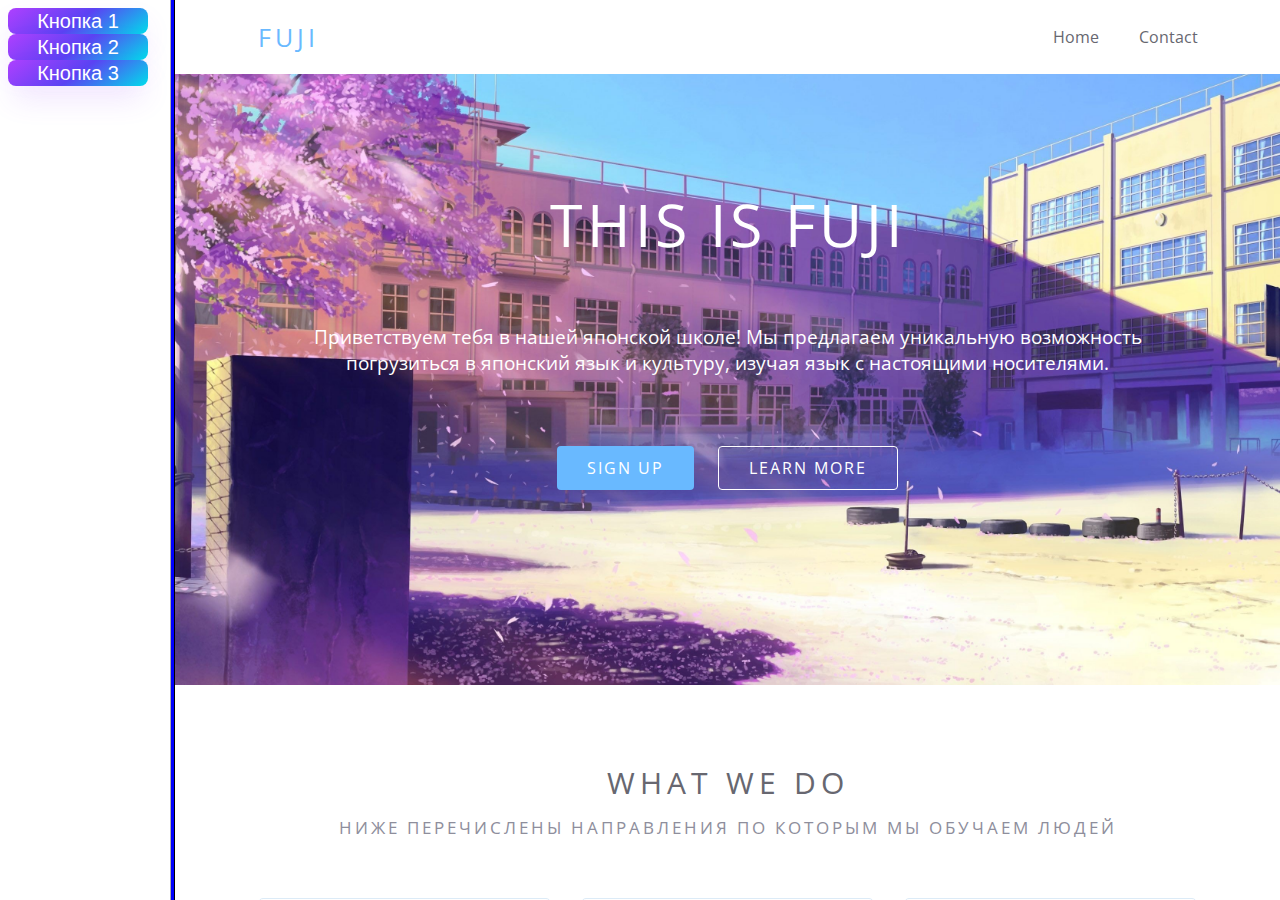
<file: index.html>
<!DOCTYPE  HTML PUBLIC "-//W3C//DTD HTML 4.01 Frameset//EN" "http://www.w3.org/TR/html4/frameset.dtd">

<html lang="ru">

<head>
    <meta charset="UTF-8">
    <meta http-equiv="X-UA-Compatible" content="IE=edge">
    <meta name="viewport" content="width=device-width, initial-scale=1.0">
    <title>Fuji</title>
</head>

<frameset cols="170,*" noresize bordercolor="#0000ff" border="5">
    <frame src="/html/leftframe.html" name="MENU">
    <frame src="/html/rightframe.html" name="CONTENT">
</frameset>

</html>
</file>
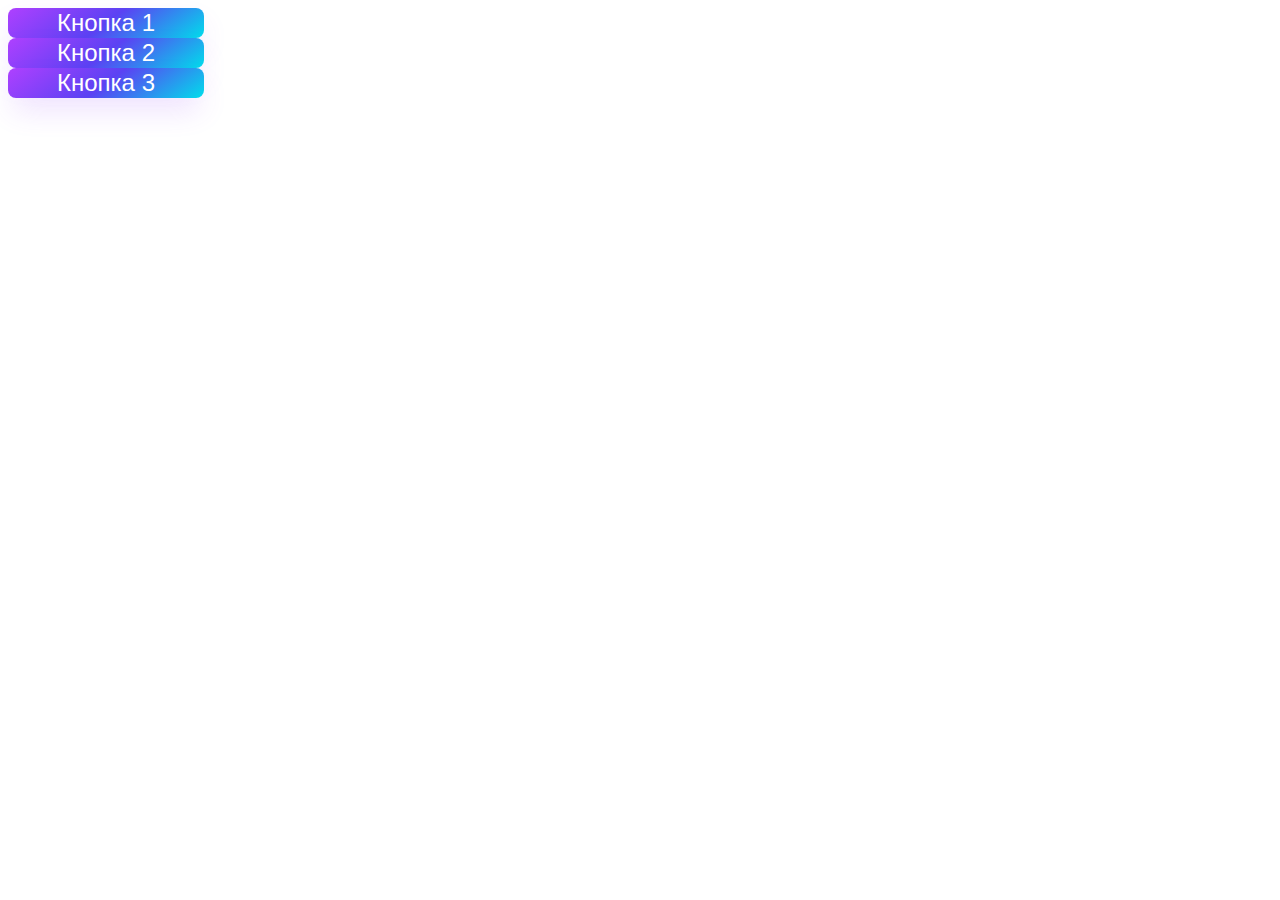
<file: html/leftframe.html>
<!DOCTYPE html>
<html lang="en">
<head>
    <meta charset="UTF-8">
    <meta http-equiv="X-UA-Compatible" content="IE=edge">
    <meta name="viewport" content="width=device-width, initial-scale=1.0">
    <link rel="stylesheet" href="/css/frame.css">
    <title>Left Menu</title>
</head>
<body>
    <main class="left-menu">
        <section class="menu">
            <div class="menu__buttons">
                <div class="button"><button class="link-button">Кнопка 1</button></div>
                <div class="button"><button class="link-button">Кнопка 2</button></div>
                <div class="button"><button class="link-button">Кнопка 3</button></div>
            </div> 
        </section>
    </main>
</body>
</html>
</file>
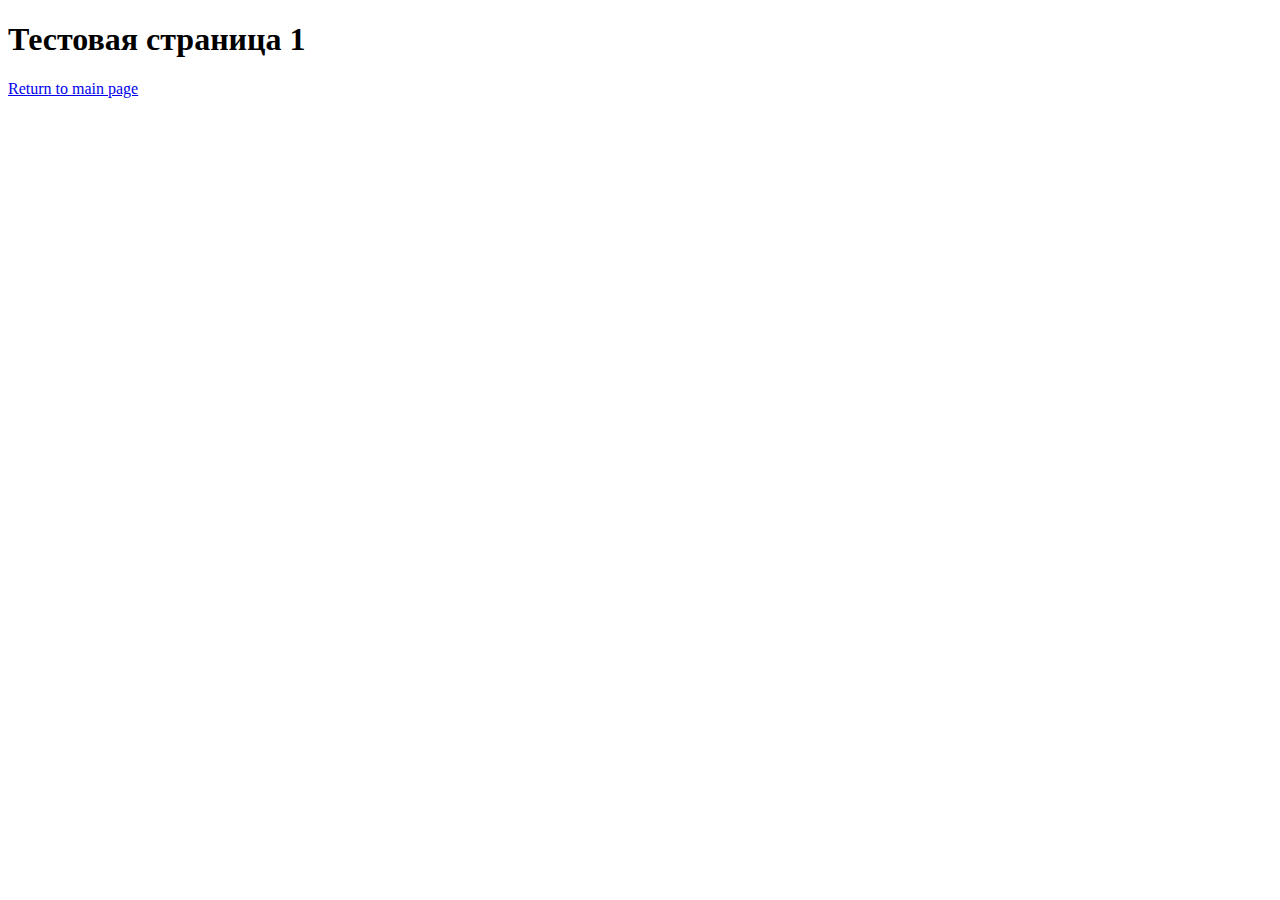
<file: html/linkpage1.html>
<!DOCTYPE html>
<html lang="en">
<head>
    <meta charset="UTF-8">
    <meta http-equiv="X-UA-Compatible" content="IE=edge">
    <meta name="viewport" content="width=device-width, initial-scale=1.0">
    <title>Link 1</title>
</head>
<body>
    <h1>Тестовая страница 1</h1>
    <a href="/index.html" class="more-info__link">Return to main page</a>
</body>
</html>
</file>
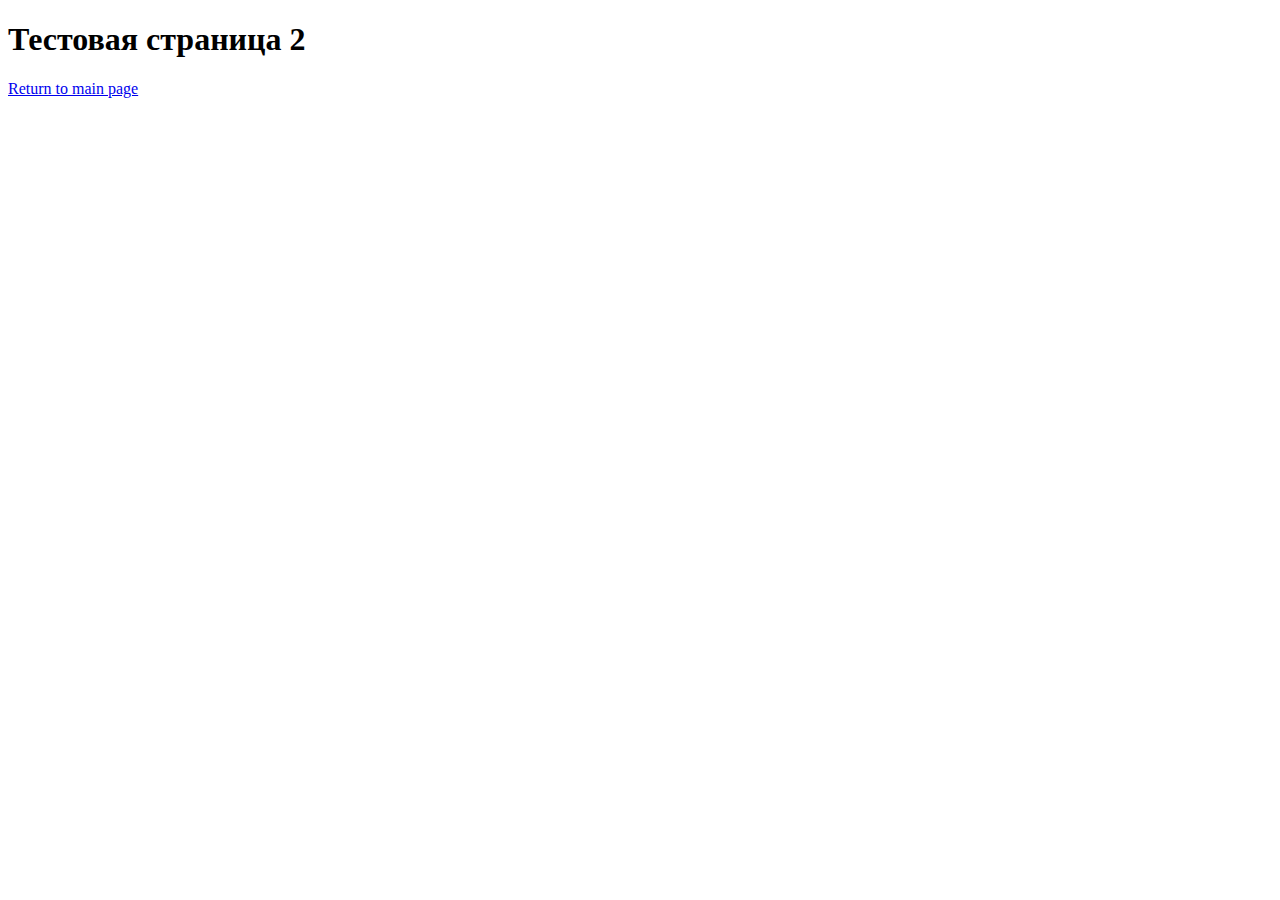
<file: html/linkpage2.html>
<!DOCTYPE html>
<html lang="en">
<head>
    <meta charset="UTF-8">
    <meta http-equiv="X-UA-Compatible" content="IE=edge">
    <meta name="viewport" content="width=device-width, initial-scale=1.0">
    <title>Link 2</title>
</head>
<body>
    <h1>Тестовая страница 2</h1>
    <a href="index.html" class="more-info__link">Return to main page</a>
</body>
</html>
</file>
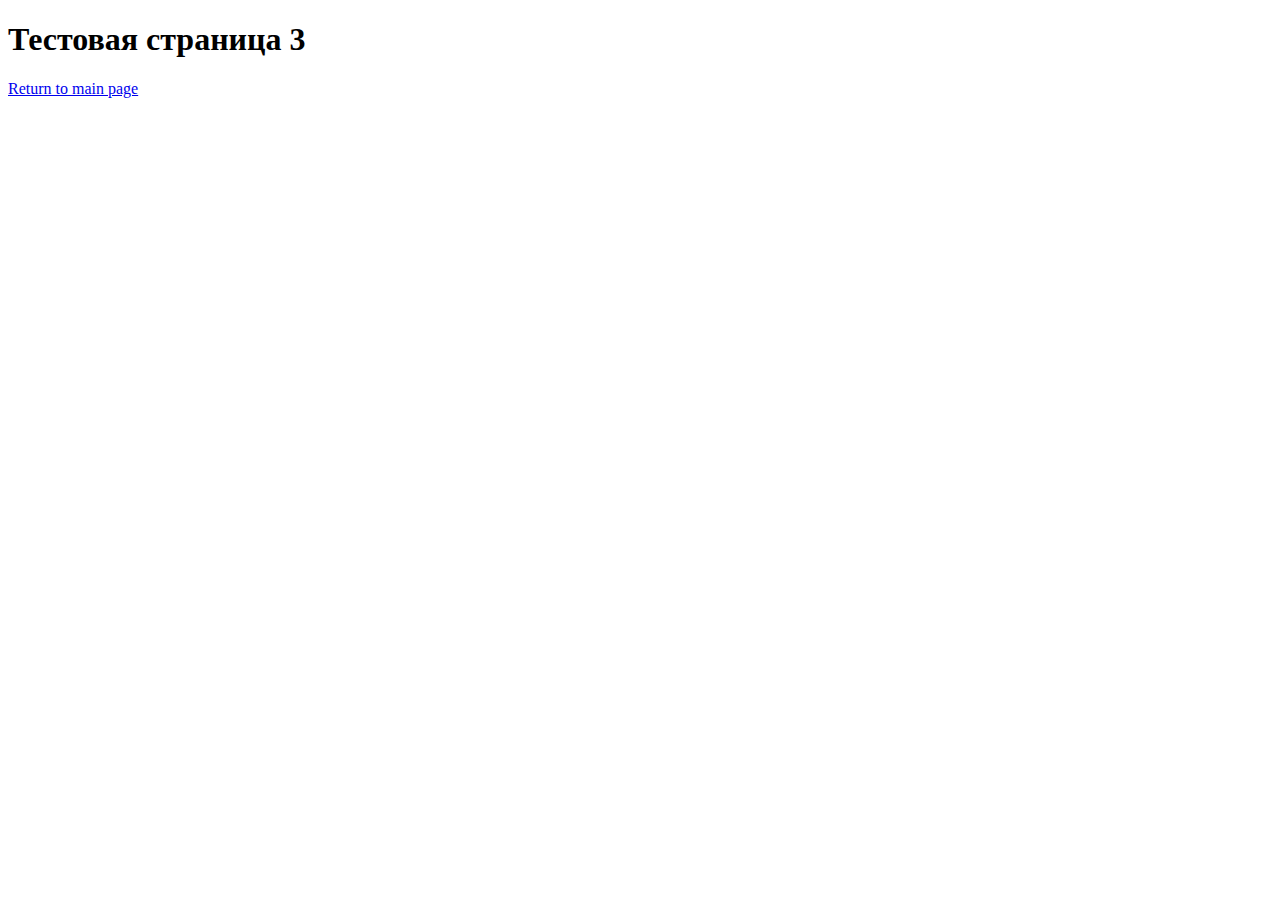
<file: html/linkpage3.html>
<!DOCTYPE html>
<html lang="en">
<head>
    <meta charset="UTF-8">
    <meta http-equiv="X-UA-Compatible" content="IE=edge">
    <meta name="viewport" content="width=device-width, initial-scale=1.0">
    <title>Link 3</title>
</head>
<body>
    <h1>Тестовая страница 3</h1>
    <a href="index.html" class="more-info__link">Return to main page</a>
</body>
</html>
</file>
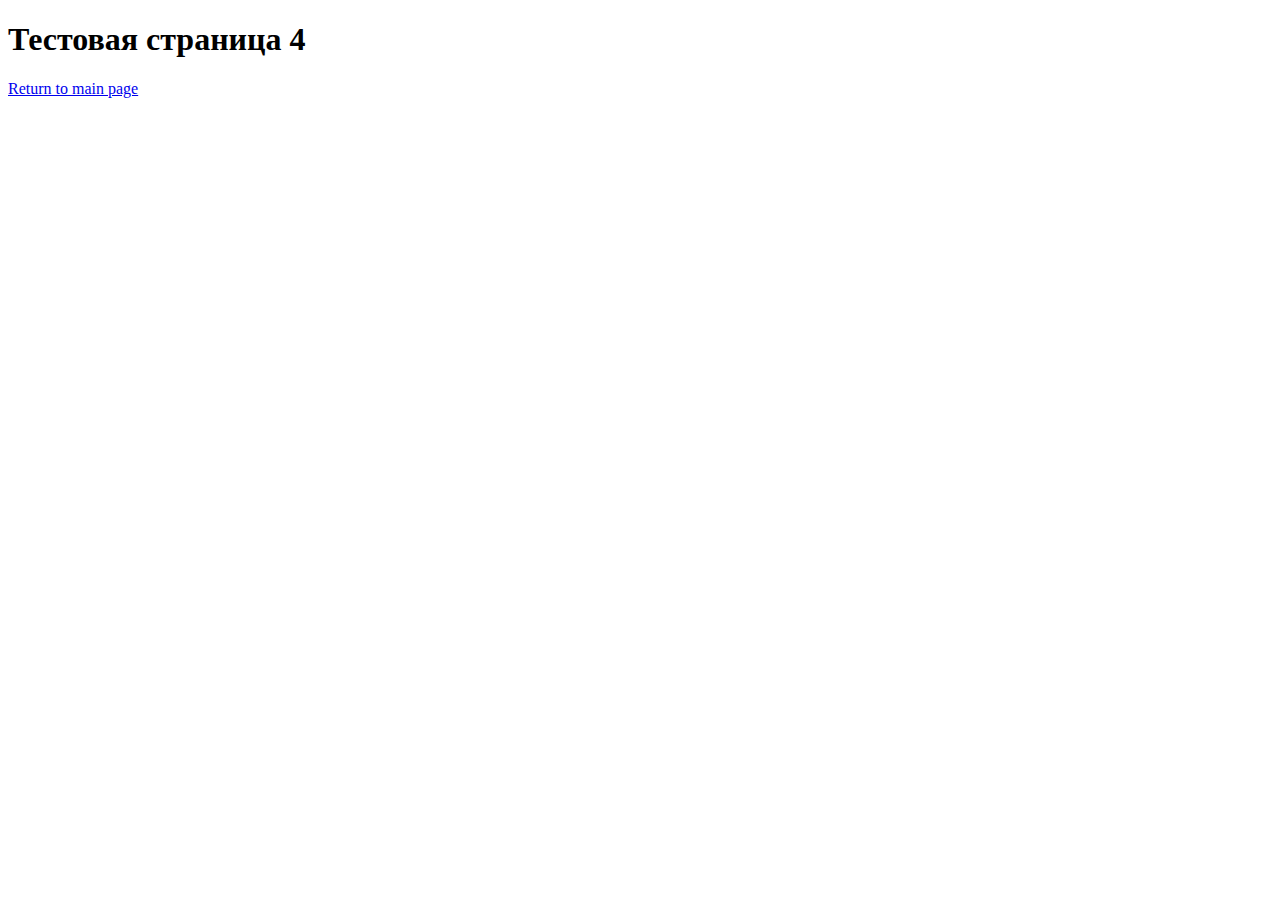
<file: html/linkpage4.html>
<!DOCTYPE html>
<html lang="en">
<head>
    <meta charset="UTF-8">
    <meta http-equiv="X-UA-Compatible" content="IE=edge">
    <meta name="viewport" content="width=device-width, initial-scale=1.0">
    <title>Link 4</title>
</head>
<body>
    <h1>Тестовая страница 4</h1>
    <a href="index.html" class="more-info__link">Return to main page</a>
</body>
</html>
</file>
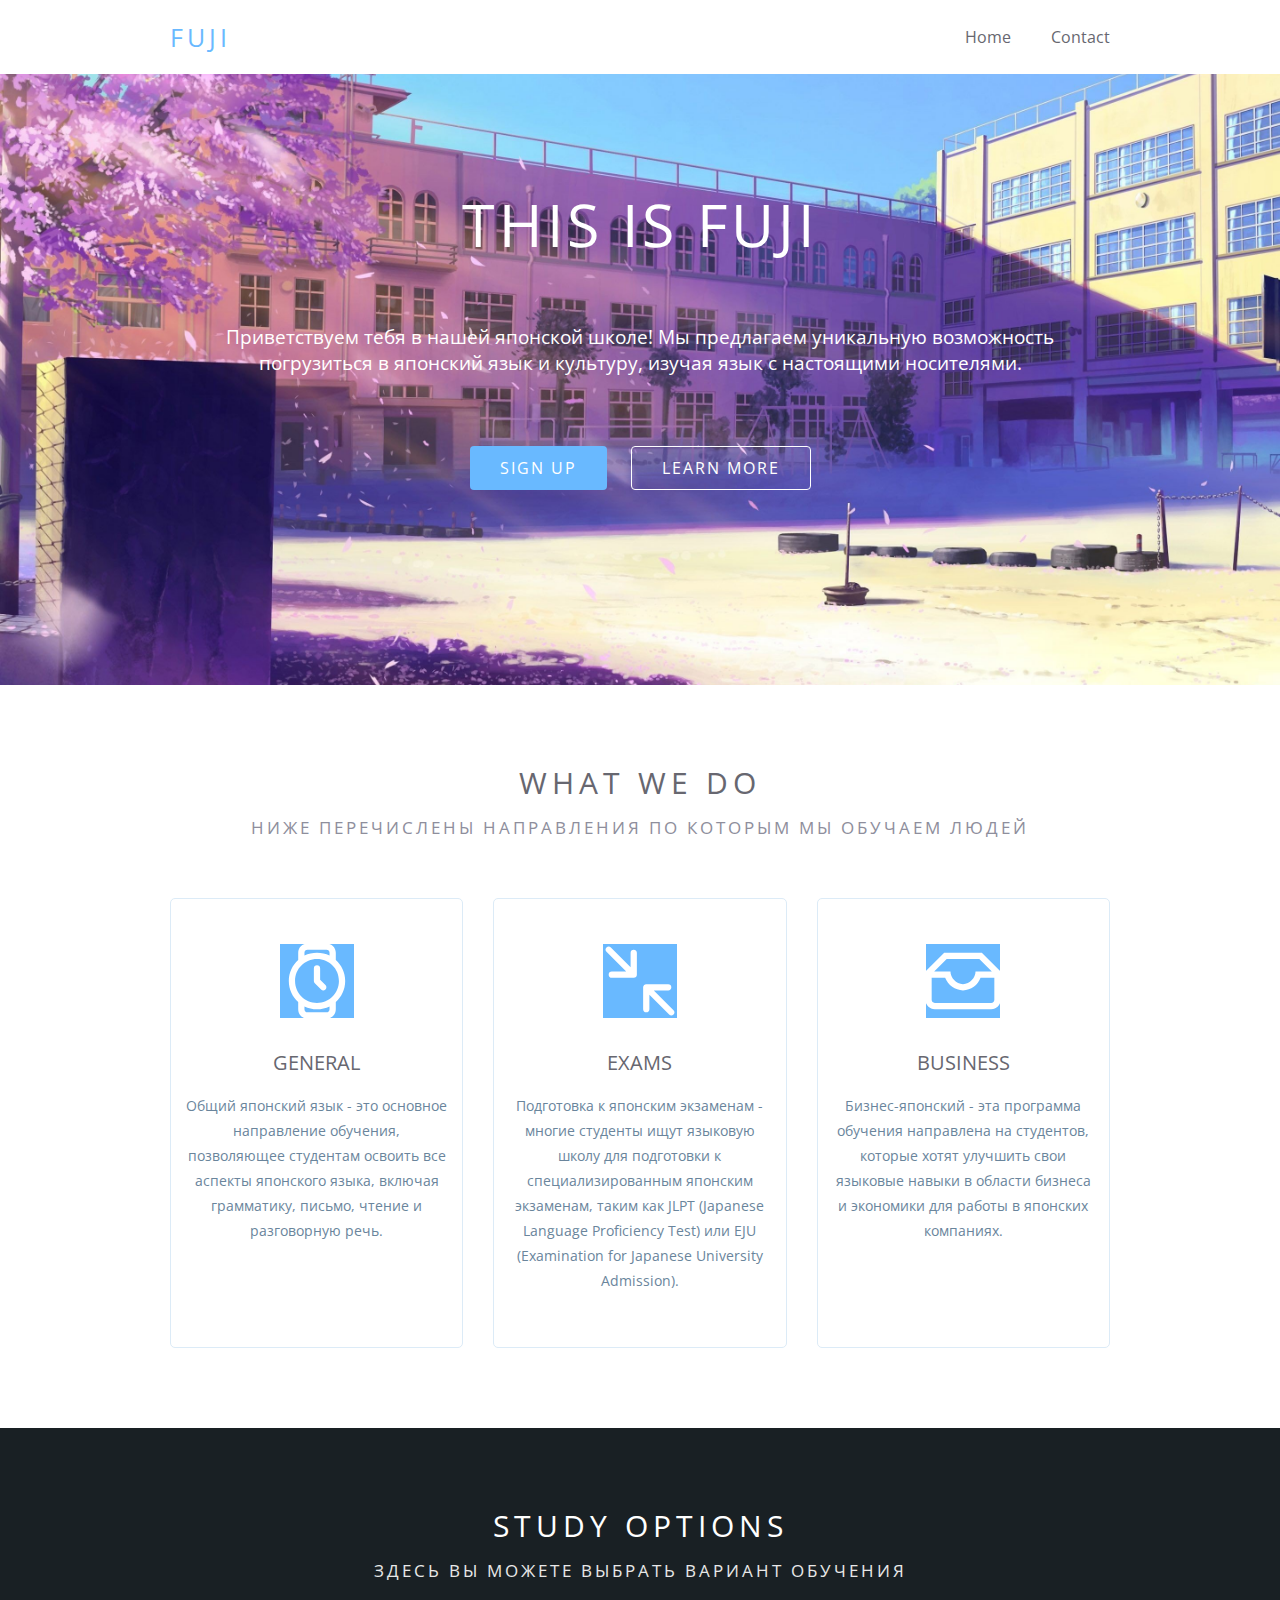
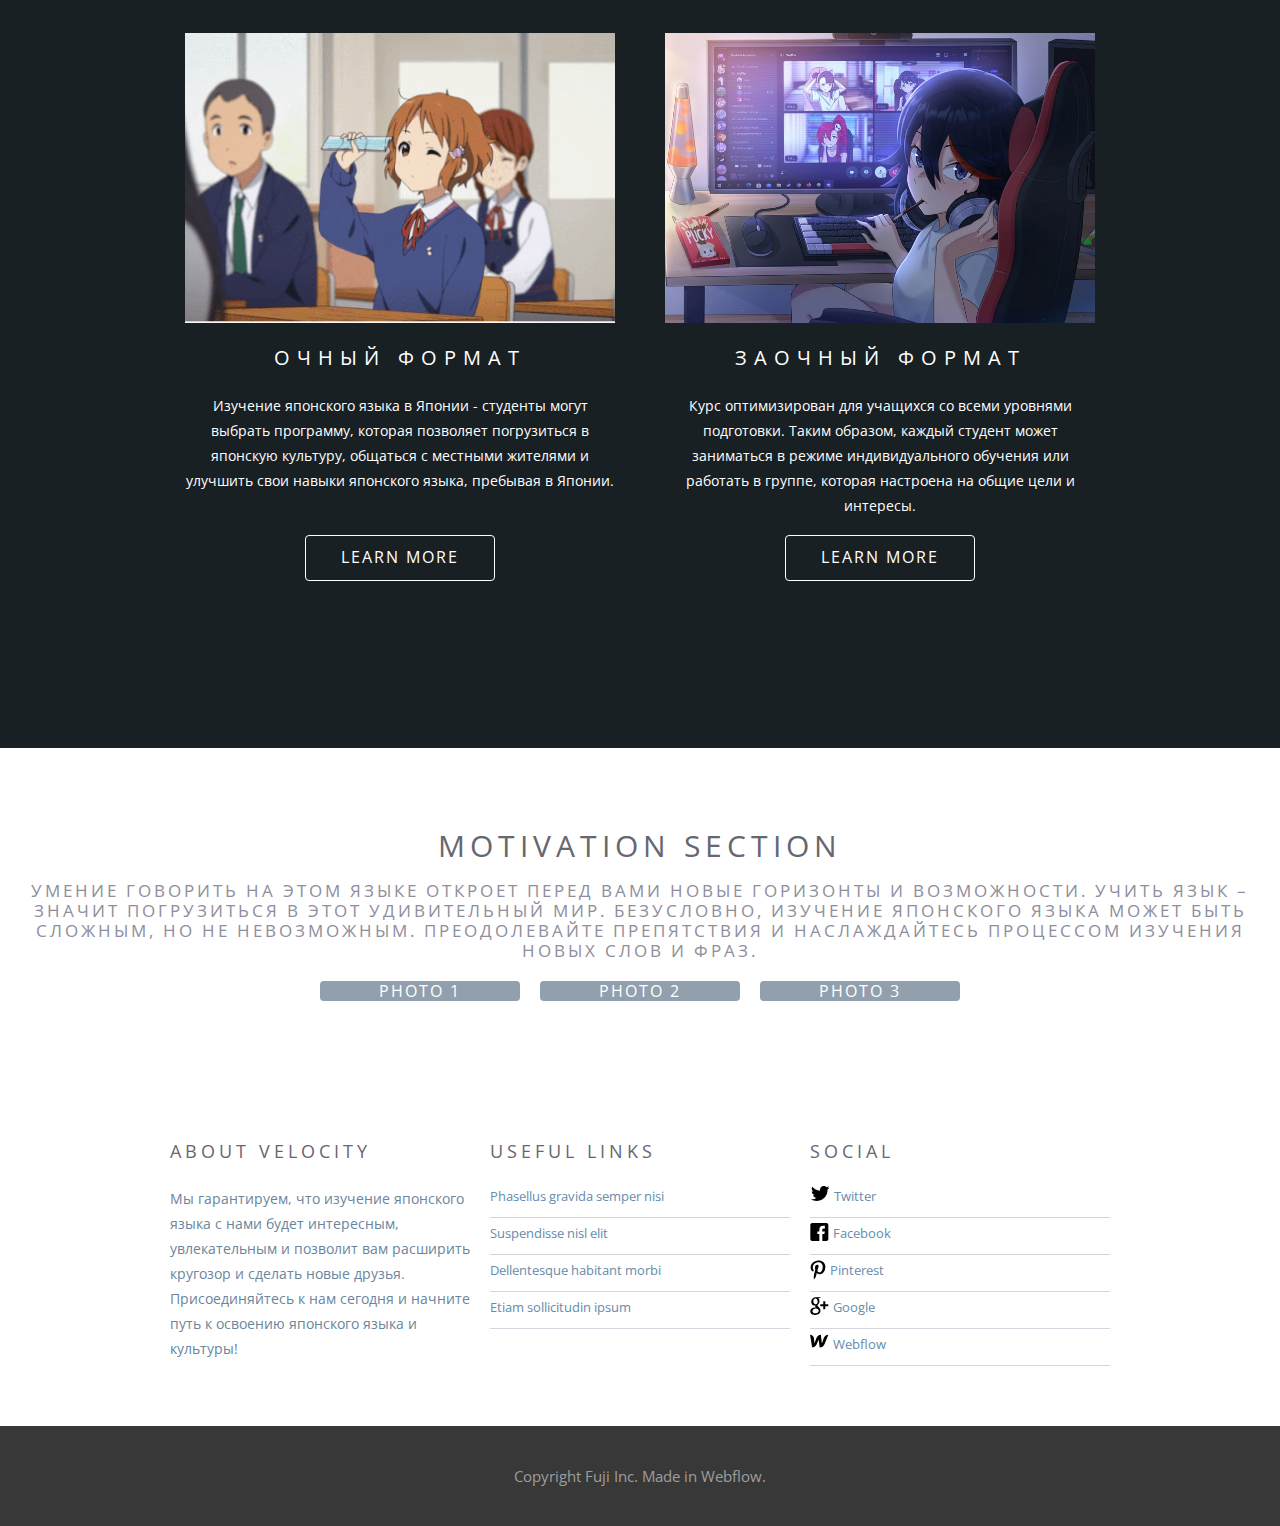
<file: html/rightframe.html>
<!DOCTYPE html>
<html lang="ru">
    
<head>
    <meta charset="UTF-8">
    <meta http-equiv="X-UA-Compatible" content="IE=edge">
    <meta name="viewport" content="width=device-width, initial-scale=1.0">
    <link rel="stylesheet" href="../css/main.css">
    <link rel="stylesheet" href="../css/reset.css">
    <title>Fuji</title>
</head>
<body>
    <header class="header">
        <div class="container container_header-container">
            <h1 class="header__logo">Fuji</h1>
            <nav class="header__nav">
                <ul>
                    <li><a href="#main">Home</a></li>
                    <li><a href="#footer">Contact</a></li>
                </ul>
            </nav>
        </div>
    </header>
    <main id = "main" class="main">
        <section class="welcome">
            <div class="container">
                <h2 class="welcome__title">This is Fuji</h2>
                <div class="welcome__info">
                    Приветствуем тебя в нашей японской школе!
                    Мы предлагаем уникальную возможность погрузиться в японский язык и культуру, изучая язык с настоящими носителями.
                </div>
                <div class="welcome__welcome-links">
                    <a href="#" class="link-primary">Sign Up</a>
                    <a href="#" class="link">Learn More</a>
                </div>
            </div>
        </section>
        <section class="areas">
            <div class="container">
                <div class="areas__title-wrapper ">
                    <h3 class="areas__title">What We Do</h3>
                    <h4 class="areas__subtitle">Ниже перечислены направления по которым мы обучаем людей</h4>
                </div>
                <div class="areas__cards-wrapper">
                    <div class="areas__card">
                        <img src="/source/card1.svg" alt="Graphic Card Icon" class="areas__card-icon">
                        <h3 class="areas__card-title">General</h3>
                        <p class="areas__card-info">
                            Общий японский язык - это основное направление обучения, позволяющее студентам освоить все аспекты японского языка, включая грамматику, письмо, чтение и разговорную речь.
                        </p>
                    </div>
                    <div class="areas__card">
                        <img src="/source/card2.svg" alt="Coding Card Icon" class="areas__card-icon">
                        <h3 class="areas__card-title">Exams</h3>
                        <p class="areas__card-info">
                            Подготовка к японским экзаменам - многие студенты ищут языковую школу для подготовки к специализированным японским экзаменам, таким как JLPT (Japanese Language Proficiency Test) или EJU (Examination for Japanese University Admission).
                        </p>
                    </div>
                    <div class="areas__card">
                        <img src="/source/card3.svg" alt="English Card Icon" class="areas__card-icon">
                        <h3 class="areas__card-title">Business</h3>
                        <p class="areas__card-info">
                            Бизнес-японский - эта программа обучения направлена на студентов, которые хотят улучшить свои языковые навыки в области бизнеса и экономики для работы в японских компаниях.
                        </p>
                    </div>
                </div>
            </div>
        </section>
        <section class="services">    
            <div class="services__title-wrapper">
                <h3 class="services__title">Study options</h3>
                <h4 class="services__subtitle">Здесь вы можете выбрать вариант обучения</h4>
            </div>
            <div class="services__card-wrapper">
                <div class="services__card">
                    <img src="/source/school-class.gif" alt="Services-One-Img" class="services__img">
                    <div class="services__title-wrapper">
                        <h4 class="services__card-title">Очный формат</h4>
                    </div>
                    <p class="services__card-info">
                        Изучение японского языка в Японии - студенты могут выбрать программу, которая позволяет погрузиться в японскую культуру, общаться с местными жителями и улучшить свои навыки японского языка, пребывая в Японии.
                    </p>
                    <div class="services__button-container">
                        <button class="services__card-button">Learn More</button>
                    </div>
                </div>
                <div class="services__card">
                    <img src="/source/online.webp" alt="Sevices-Two-Img" class="services__img">
                    <div class="services__title-wrapper">
                        <h4 class="services__card-title">Заочный формат</h4>
                    </div>
                    <p class="services__card-info">Курс оптимизирован для учащихся со всеми уровнями подготовки. Таким образом, каждый студент может заниматься в режиме индивидуального обучения или работать в группе, которая настроена на общие цели и интересы.</p>
                    <div class="services__button-container">
                        <button class="services__card-button">Learn More</button>
                    </div>
                </div>
            </div>
        </section>
        <section class="tab">
            <div class="tab__title-wrapper">
                <h3 class="tab__title">Motivation Section</h3>
                <h4 class="tab__subtitle">
                    Умение говорить на этом языке откроет перед вами новые горизонты и возможности.
                    Учить язык – значит погрузиться в этот удивительный мир. Безусловно, изучение японского языка может быть сложным, но не невозможным.
                    Преодолевайте препятствия и наслаждайтесь процессом изучения новых слов и фраз.
                </h4>
            </div>
            <div class="tab__buttons-wrapper">
                <div class="tab__button-container tab__button-container--active">
                    <button class="tab__button" type="button">Photo 1</button>
                </div>
                <div class="tab__button-container">
                    <button class="tab__button" type="button">Photo 2</button>
                </div>
                <div class="tab__button-container">
                    <button class="tab__button" type="button">Photo 3</button>
                </div>
            </div>
            <div class="tab__about">
                <img src="/source/m1.jpg" alt="tab-img" class="tab__about-picture">
            </div>
            <div class="tab__about">
                <img src="/source/m2.jpg" alt="tab-img" class="tab__about-picture">
            </div>
            <div class="tab__about">
                <img src="/source/m3.jpg" alt="tab-img" class="tab__about-picture">
            </div>
        </section>
        <section class="more-info">
            <div class="more-info__about-velocity">
                <h3 class="more-info__title">About Velocity</h3>
                <p class="more-info__about-velocity-info">
                    Мы гарантируем, что изучение японского языка с нами будет интересным, увлекательным и позволит вам расширить кругозор и сделать новые друзья.
                    Присоединяйтесь к нам сегодня и начните путь к освоению японского языка и культуры!
                </p>
            </div>
            <div class="more-info__useful-links">
                <h3 class="more-info__title">Useful Links</h3>
                <div class="more-info__links-wrapper">
                    <a href="./linkpage1.html" class="more-info__link">Phasellus gravida semper nisi</a>
                    <a href="./linkpage2.html" class="more-info__link">Suspendisse nisl elit</a>
                    <a href="./linkpage3.html" class="more-info__link">Dellentesque habitant morbi</a>
                    <a href="./linkpage4.html" class="more-info__link">Etiam sollicitudin ipsum</a>
                </div>
            </div>
            <div id = "footer" class="more-info__social">
                <h3 class="more-info__title">Social</h3>
                <div class="more-info__recources-links-wrapper">
                    <div class="more-info__recources-link-container">
                        <img src="/source/icon-tw.svg" alt="twitter-icon" class="twitter-img">
                        <h4 class="more-info__recouces-link-title">Twitter</h4>
                    </div>
                    <div class="more-info__recources-link-container">
                        <img src="/source/icon-fb.svg" alt="facebook-icon" class="facebook-img">
                        <h4 class="more-info__recouces-link-title">Facebook</h4>
                    </div>
                    <div class="more-info__recources-link-container">
                        <img src="/source/icon-pin.svg" alt="pinterest-icon" class="pinterest-img">
                        <h4 class="more-info__recouces-link-title">Pinterest</h4>
                    </div>
                    <div class="more-info__recources-link-container">
                        <img src="/source/icon-google.svg" alt="google-icon" class="google-img">
                        <h4 class="more-info__recouces-link-title">Google</h4>
                    </div>
                    <div class="more-info__recources-link-container">
                        <img src="/source/icon-wb.svg" alt="webflow-icon" class="webflow-img">
                        <h4 class="more-info__recouces-link-title">Webflow</h4>
                    </div>
                </div>
            </div>
        </section>
    </main>
    <footer>
        <h3 class="footer-title">Copyright Fuji Inc. Made in Webflow.</h3>
    </footer>
    <script src="/js/script.js"></script>
</body>
</html>
</file>
<file: css/frame.css>
.link-button {
  align-items: center;
  background-image: linear-gradient(144deg,#AF40FF, #5B42F3 50%,#00DDEB);
  border: 0;
  border-radius: 8px;
  box-shadow: rgba(151, 65, 252, 0.2) 0 15px 30px -5px;
  box-sizing: border-box;
  color: #FFFFFF;
  display: flex;
  font-family: Phantomsans, sans-serif;
  font-size: 20px;
  justify-content: center;
  line-height: 1em;
  max-width: 100%;
  min-width: 140px;
  padding: 3px;
  text-decoration: none;
  user-select: none;
  -webkit-user-select: none;
  touch-action: manipulation;
  white-space: nowrap;
  cursor: pointer;
}

.link-button:active,
.link-button:hover {
  outline: 0;
}

.link-button span {
  background-color: rgb(5, 6, 45);
  padding: 16px 24px;
  border-radius: 6px;
  width: 100%;
  height: 100%;
  transition: 300ms;
}

.link-button:hover span {
  background: none;
}

@media (min-width: 768px) {
  .link-button {
    font-size: 24px;
    min-width: 196px;
  }
}
</file>
<file: css/main.css>
@import url('https://fonts.googleapis.com/css2?family=Open+Sans&display=swap');

:root {
    font-family: 'Open Sans', sans-serif;
    font-weight: 400;
    font-size: 14px;
}

.container {
    max-width: 970px;
    padding: 0px 15px;
    margin: 0px auto;
}

p {
    color: #6A859C;
    line-height: 1.8;
}

header {
    padding: 20px 0;
    position: fixed;
    top: 0;
    left: 0;
    width: 100%;
    z-index: 100;
    background-color: #fff;
}

.header__nav ul {
    display: flex;
}

.header__nav li+li {
    margin-left: 40px;
}

.header__logo {
    font-size: 25px;
    letter-spacing: 4px;
    text-transform: uppercase;
    color: #69B9FF;
}

.header__nav a {
    font-size: 16px;
    color: #676770;
    transition: color 0.3s;
}

.header__nav a:hover {
    color: #0082F3;
}

.header__nav a:active {
    color: #0062b6;
}

.container_header-container {
    display: flex;
    justify-content: space-between;
    align-items: center;
}

.welcome {
    min-height: 600px;
    color: #fff;
    display: flex;
    justify-content: center;
    align-items: center;
    text-align: center;
    background-color: black;
    background-image: url(/source/school-photo.jpg);
    background-size: cover;
    background-position: center;
    padding: 195px 0px;
}

.welcome__title {
    font-size: 59px;
    line-height: 1;
    letter-spacing: 4px;
    text-transform: uppercase;
    margin-bottom: 70px;
}

.welcome__info {
    margin-bottom: 70px;
    font-size: 19px;
}

.welcome__welcome-links>*+* {
    margin-left: 20px;
}

.link-primary {
    display: inline-block;
    font-size: 16px;
    letter-spacing: 2px;
    text-transform: uppercase;
    padding: 11px 30px;
    border-radius: 4px;
    background-color: #69B9FF;
    transition: background-color 0.1s;
}

.link-primary:hover {
    background-color: #7cc2ff;
}

.link-primary:active {
    background-color: #0f8fff;
}

.link {
    display: inline-block;
    font-size: 16px;
    letter-spacing: 2px;
    text-transform: uppercase;
    border: 1px solid #FFFFFF;
    border-radius: 4px;
    padding: 10px 30px;
    transition: background-color 0.1s, border-color 0.1s;
}

.link:hover {
    background-color: rgba(255, 255, 255, 0.2);
    border-color: rgba(255, 255, 255, 0.5);
}

.link:active {
    background-color: rgba(0, 0, 0, 0.2);
    border-color: rgba(0, 0, 0, 0.5);
}

.areas__title-wrapper {
    display: flex;
    flex-direction: column;
    align-items: center;
    text-align: center;
}

.areas__title {
    color: #676770;
    letter-spacing: 5px;
    text-transform: uppercase;
    font-size: 30px;
    line-height: 36px;
    margin-top: 80px;
}

.areas__subtitle {
    font-size: 17px;
    line-height: 20px;
    letter-spacing: 3px;
    text-transform: uppercase;
    color: #8E8E9C;
    margin-top: 17px;
}

.areas__cards-wrapper {
    display: flex;
    justify-content: center;
    align-items: center;
    text-align: center;
    margin: 60px auto 80px;
}

.areas__cards-wrapper>*+* {
    margin-left: 30px;
}

.areas__card {
    border: 1px solid #dcebf7;
    border-radius: 5px;
    width: 300px;
    height: 450px;
    padding: 35px 15px 20px;
}

.areas__card-icon {
    object-fit: contain;
}

.areas__card-title {
    margin-top: 20px;
    margin-bottom: 15px;
    font-size: 20px;
    line-height: 30px;
    text-transform: uppercase;
    color: #676770;
}

.areas__card-info {
    font-size: 14px;
    line-height: 25px;
    color: #6A859C;
}

.hide {
    display: none !important;
}

.services {
    background-color: #192024;
    padding-top: 80px;
    padding-bottom: 80px;
}

.services__title-wrapper {
    text-align: center;
}

.services__title {
    font-size: 30px;
    line-height: 36px;
    letter-spacing: 5px;
    text-transform: uppercase;
    color: #FFFFFF;
}

.services__subtitle {
    font-size: 17px;
    line-height: 20px;
    letter-spacing: 3px;
    text-transform: uppercase;
    color: #E8E8E8;
    margin-top: 17px;
}

.services__card-wrapper {
    margin-top: 60px;
    display: flex;
    justify-content: center;
    align-items: center;
    text-align: center;
}

.services__card-wrapper>*+* {
    margin-left: 20px;
}

.services__img {
    width: 430px;
    height: 290px;
    margin-bottom: 20px;
}

.services__card-title {
    font-size: 20px;
    line-height: 30px;
    letter-spacing: 7px;
    text-transform: uppercase;
    color: #FFFFFF;
    margin-bottom: 25px;
}

.services__card-info {
    font-size: 14px;
    line-height: 25px;
    height: 125px;;
    color: #FFFFFF;
    margin-bottom: 15px;
}

.services__title-wrapper {
    height: 50px;;
}

.services__card {
    width: 460px;
    height: 650px;;
    padding: 15px;
}

.services__button-container {
    border: 1px solid #FFFFFF;
    border-radius: 4px;
    width: 190px;
    margin: 17px auto;
}

.services__card-button {
    font-size: 16px;
    letter-spacing: 2px;
    text-transform: uppercase;
    margin: 10px 31px 12px;
    color: #FFFFFF;
}

.tab {
    padding-top: 80px;
    padding-bottom: 80px;
    background-color: #FFFFFF;
}

.tab__title-wrapper {
    text-align: center;
}

.tab__title {
    margin: 0 auto 17px;
    font-size: 30px;
    line-height: 36px;
    letter-spacing: 5px;
    text-transform: uppercase;
    color: #676770;
}

.tab__subtitle-container {
    width: 710px;
    text-align: center;
}

.tab__subtitle {
    font-size: 17px;
    line-height: 20px;
    letter-spacing: 3px;
    text-transform: uppercase;
    color: #8E8E9C;
}

.tab__buttons-wrapper {
    display: flex;
    justify-content: center;
    align-items: center;
    text-align: center;
    padding-top: 20px;
    padding-bottom: 20px;
    margin-bottom: 40px;
}

.tab__buttons-wrapper>*+* {
    margin-left: 20px;
}

.tab__button-container {
    width: 200px;
    height: 20px;
    background: #92A0AD;
    border-radius: 4px;
}

.tab__button-container--active
{
    background: #2E80B6;
}

.tab__button {
    font-size: 16px;
    line-height: 21px;
    letter-spacing: 2px;
    text-transform: uppercase;
    color: #FFFFFF;
}

@keyframes fade {
    from {
        opacity: 0.3;
    }
    to {
        opacity: 1;
    }
}

.tab__about {
    display: flex;
    flex-direction: column;
    justify-content: center;
    align-items: center;
    animation: fade 1s;
}

.tab__about-picture {
    margin-bottom: 17px;
    width: 1000px;
}

.more-info {
    display: flex;
    justify-content: center;
    align-items: center;
    margin-bottom: 35px;
}

.more-info>*+* {
    margin-left: 20px;
}

.more-info__about-velocity {
    width: 300px;
    height: 250px;
}

.more-info__title {
    font-size: 18px;
    line-height: 20px;
    letter-spacing: 4px;
    text-transform: uppercase;
    color: #676770;
    margin-bottom: 25px;
}

.more-info__about-velocity-info {
    font-size: 14px;
    line-height: 25px;
    color: #6A859C;
}

.more-info__useful-links {
    width: 300px;
    height: 250px;
}

.more-info__links-wrapper {
    display: flex;
    flex-direction: column;
    justify-content: center;
}

.more-info__links-wrapper>*+* {
    margin-top: 5px;
}

.more-info__link {
    color: #668CAD !important;
    padding-bottom: 11px;
    border-bottom: 1px solid #D5D5E0;
    font-size: 13px;
    line-height: 20px;
}

.more-info__social {
    width: 300px;
    height: 250px;
}

.more-info__recources-links-wrapper {
    display: flex;
    flex-direction: column;
}

.more-info__recources-links-wrapper>*+* {
    margin-top: 5px;
}

.more-info__recources-link-container {
    width: 300px;
    height: 32px;
    padding-bottom: 11px;
    border-bottom: 1px solid #D5D5E0;
}

.more-info__recouces-link-title {
    display: inline;
    font-size: 13px;
    line-height: 20px;
    color: #668CAD;
}

footer {
    background-color: #383838;
    height: 100px;
    text-align: center;
}

.footer-title {
    display: inline-block;
    font-size: 15px;
    line-height: 20px;
    color: #9E9E9E;
    margin: 40px auto;
}
</file>
